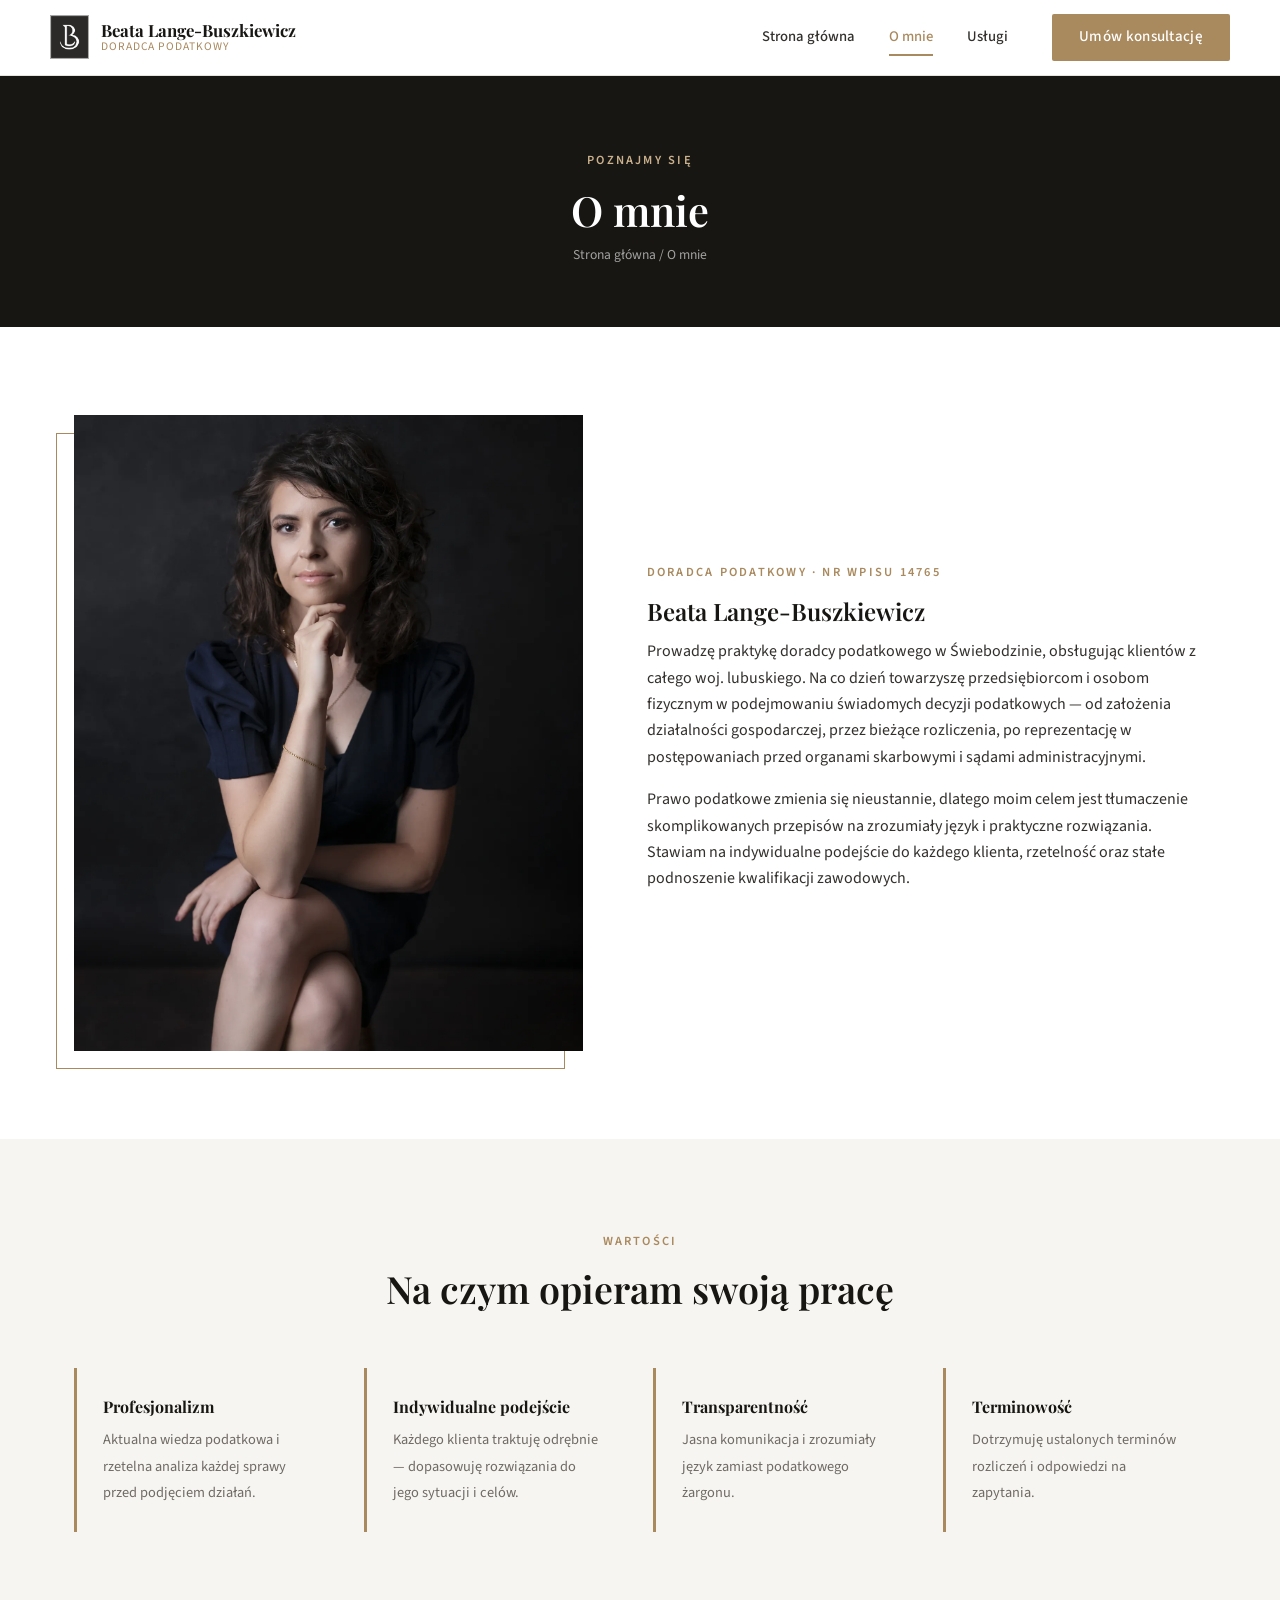
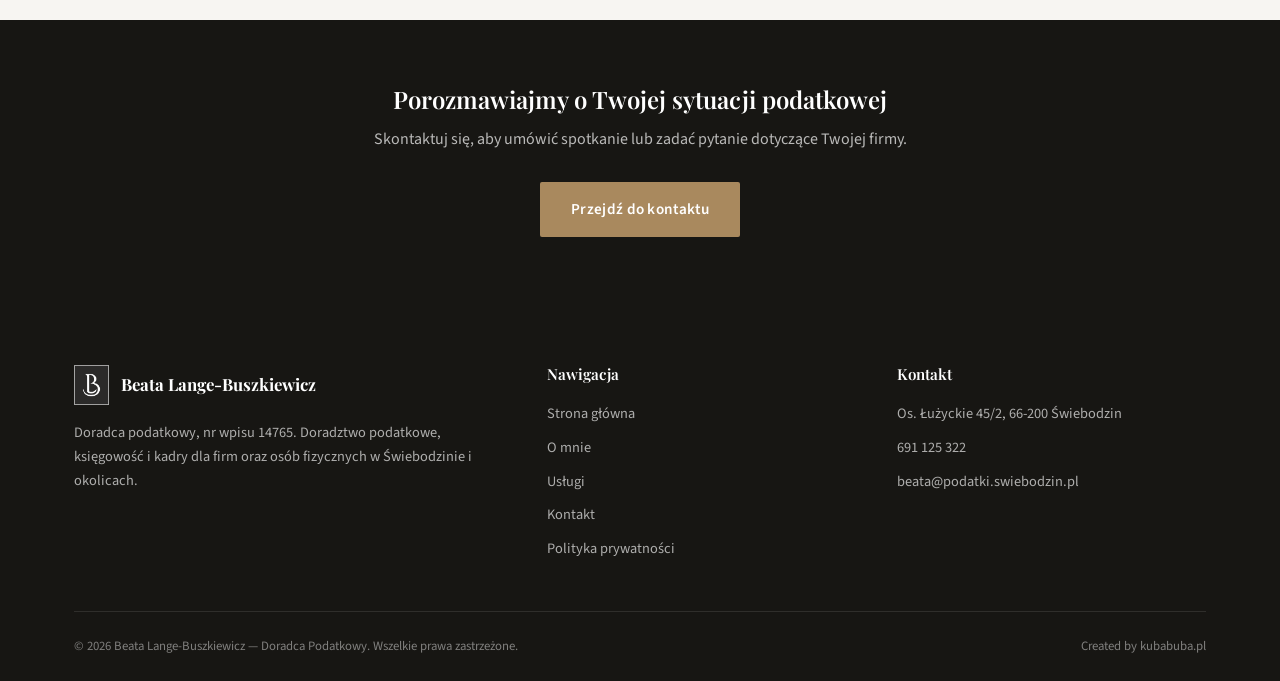
<file: o-mnie.html>
<!doctype html>
<html lang="pl">
<head>
<meta charset="UTF-8" />
<meta name="viewport" content="width=device-width, initial-scale=1.0" />
<title>O mnie | Beata Lange-Buszkiewicz — Doradca Podatkowy</title>
<meta name="description" content="Poznaj Beatę Lange-Buszkiewicz, doradcę podatkowego nr wpisu 14765 działającego w Świebodzinie." />
<link rel="icon" type="image/png" href="assets/img/cropped-logo_beata_png-1.png" />
<link rel="preconnect" href="https://fonts.googleapis.com" />
<link href="https://fonts.googleapis.com/css2?family=Playfair+Display:wght@500;600;700&family=Source+Sans+3:wght@400;500;600;700&display=swap" rel="stylesheet" />
<link rel="stylesheet" href="assets/css/style.css" />
</head>
<body>

<header class="site-header">
  <div class="container nav">
    <a href="index.html" class="brand">
      <img src="assets/img/cropped-logo_beata_png-1.png" alt="Logo Beata Lange-Buszkiewicz" />
      <span class="brand-text">
        <strong>Beata Lange-Buszkiewicz</strong>
        <span>Doradca Podatkowy</span>
      </span>
    </a>
    <nav class="nav-links">
      <a href="index.html">Strona główna</a>
      <a href="o-mnie.html" class="is-active">O mnie</a>
      <a href="uslugi.html">Usługi</a>
      <a href="index.html#kontakt" class="btn btn--primary nav-cta">Umów konsultację</a>
    </nav>
    <button class="nav-toggle" aria-label="Otwórz menu">
      <span></span><span></span><span></span>
    </button>
  </div>
</header>

<section class="page-header">
  <div class="container">
    <span class="eyebrow">Poznajmy się</span>
    <h1>O mnie</h1>
    <div class="breadcrumbs"><a href="index.html">Strona główna</a> / O mnie</div>
  </div>
</section>

<section class="section">
  <div class="container split">
    <div class="split-media">
      <picture>
        <source srcset="assets/img/DSC_6625.webp" type="image/webp" />
        <img src="assets/img/DSC_6625.jpg" alt="Beata Lange-Buszkiewicz, doradca podatkowy" width="1452" height="2048" />
      </picture>
    </div>
    <div>
      <span class="eyebrow">Doradca Podatkowy · Nr wpisu 14765</span>
      <h2>Beata Lange-Buszkiewicz</h2>
      <p>Prowadzę praktykę doradcy podatkowego w Świebodzinie, obsługując klientów z całego woj. lubuskiego. Na co dzień towarzyszę przedsiębiorcom i osobom fizycznym w podejmowaniu świadomych decyzji podatkowych — od założenia działalności gospodarczej, przez bieżące rozliczenia, po reprezentację w postępowaniach przed organami skarbowymi i sądami administracyjnymi.</p>
      <p>Prawo podatkowe zmienia się nieustannie, dlatego moim celem jest tłumaczenie skomplikowanych przepisów na zrozumiały język i praktyczne rozwiązania. Stawiam na indywidualne podejście do każdego klienta, rzetelność oraz stałe podnoszenie kwalifikacji zawodowych.</p>
    </div>
  </div>
</section>

<section class="section section--alt">
  <div class="container">
    <div class="section-header">
      <span class="eyebrow">Wartości</span>
      <h2>Na czym opieram swoją pracę</h2>
    </div>
    <ul class="values">
      <li>
        <strong>Profesjonalizm</strong>
        <span>Aktualna wiedza podatkowa i rzetelna analiza każdej sprawy przed podjęciem działań.</span>
      </li>
      <li>
        <strong>Indywidualne podejście</strong>
        <span>Każdego klienta traktuję odrębnie — dopasowuję rozwiązania do jego sytuacji i celów.</span>
      </li>
      <li>
        <strong>Transparentność</strong>
        <span>Jasna komunikacja i zrozumiały język zamiast podatkowego żargonu.</span>
      </li>
      <li>
        <strong>Terminowość</strong>
        <span>Dotrzymuję ustalonych terminów rozliczeń i odpowiedzi na zapytania.</span>
      </li>
    </ul>
  </div>
</section>

<section class="cta-band">
  <div class="container">
    <h2>Porozmawiajmy o Twojej sytuacji podatkowej</h2>
    <p>Skontaktuj się, aby umówić spotkanie lub zadać pytanie dotyczące Twojej firmy.</p>
    <a href="index.html#kontakt" class="btn btn--primary">Przejdź do kontaktu</a>
  </div>
</section>

<footer class="site-footer">
  <div class="container">
    <div class="footer-grid">
      <div>
        <div class="footer-brand">
          <img src="assets/img/cropped-logo_beata_png-1.png" alt="Logo" />
          <strong>Beata Lange-Buszkiewicz</strong>
        </div>
        <p>Doradca podatkowy, nr wpisu 14765. Doradztwo podatkowe, księgowość i kadry dla firm oraz osób fizycznych w Świebodzinie i okolicach.</p>
      </div>
      <div>
        <h4>Nawigacja</h4>
        <ul>
          <li><a href="index.html">Strona główna</a></li>
          <li><a href="o-mnie.html">O mnie</a></li>
          <li><a href="uslugi.html">Usługi</a></li>
          <li><a href="index.html#kontakt">Kontakt</a></li>
          <li><a href="polityka-prywatnosci.html">Polityka prywatności</a></li>
        </ul>
      </div>
      <div>
        <h4>Kontakt</h4>
        <ul>
          <li>Os. Łużyckie 45/2, 66-200 Świebodzin</li>
          <li><a href="tel:+48691125322">691 125 322</a></li>
          <li><a href="mailto:beata@podatki.swiebodzin.pl">beata@podatki.swiebodzin.pl</a></li>
        </ul>
      </div>
    </div>
    <div class="footer-bottom">
      <span>© 2026 Beata Lange-Buszkiewicz — Doradca Podatkowy. Wszelkie prawa zastrzeżone.</span>
      <div class="footer-credits">
        <a href="https://kubabuba.pl/" target="_blank" rel="noopener">Created by kubabuba.pl</a>
      </div>
    </div>
  </div>
</footer>

<script src="assets/js/main.js"></script>
</body>
</html>
</file>
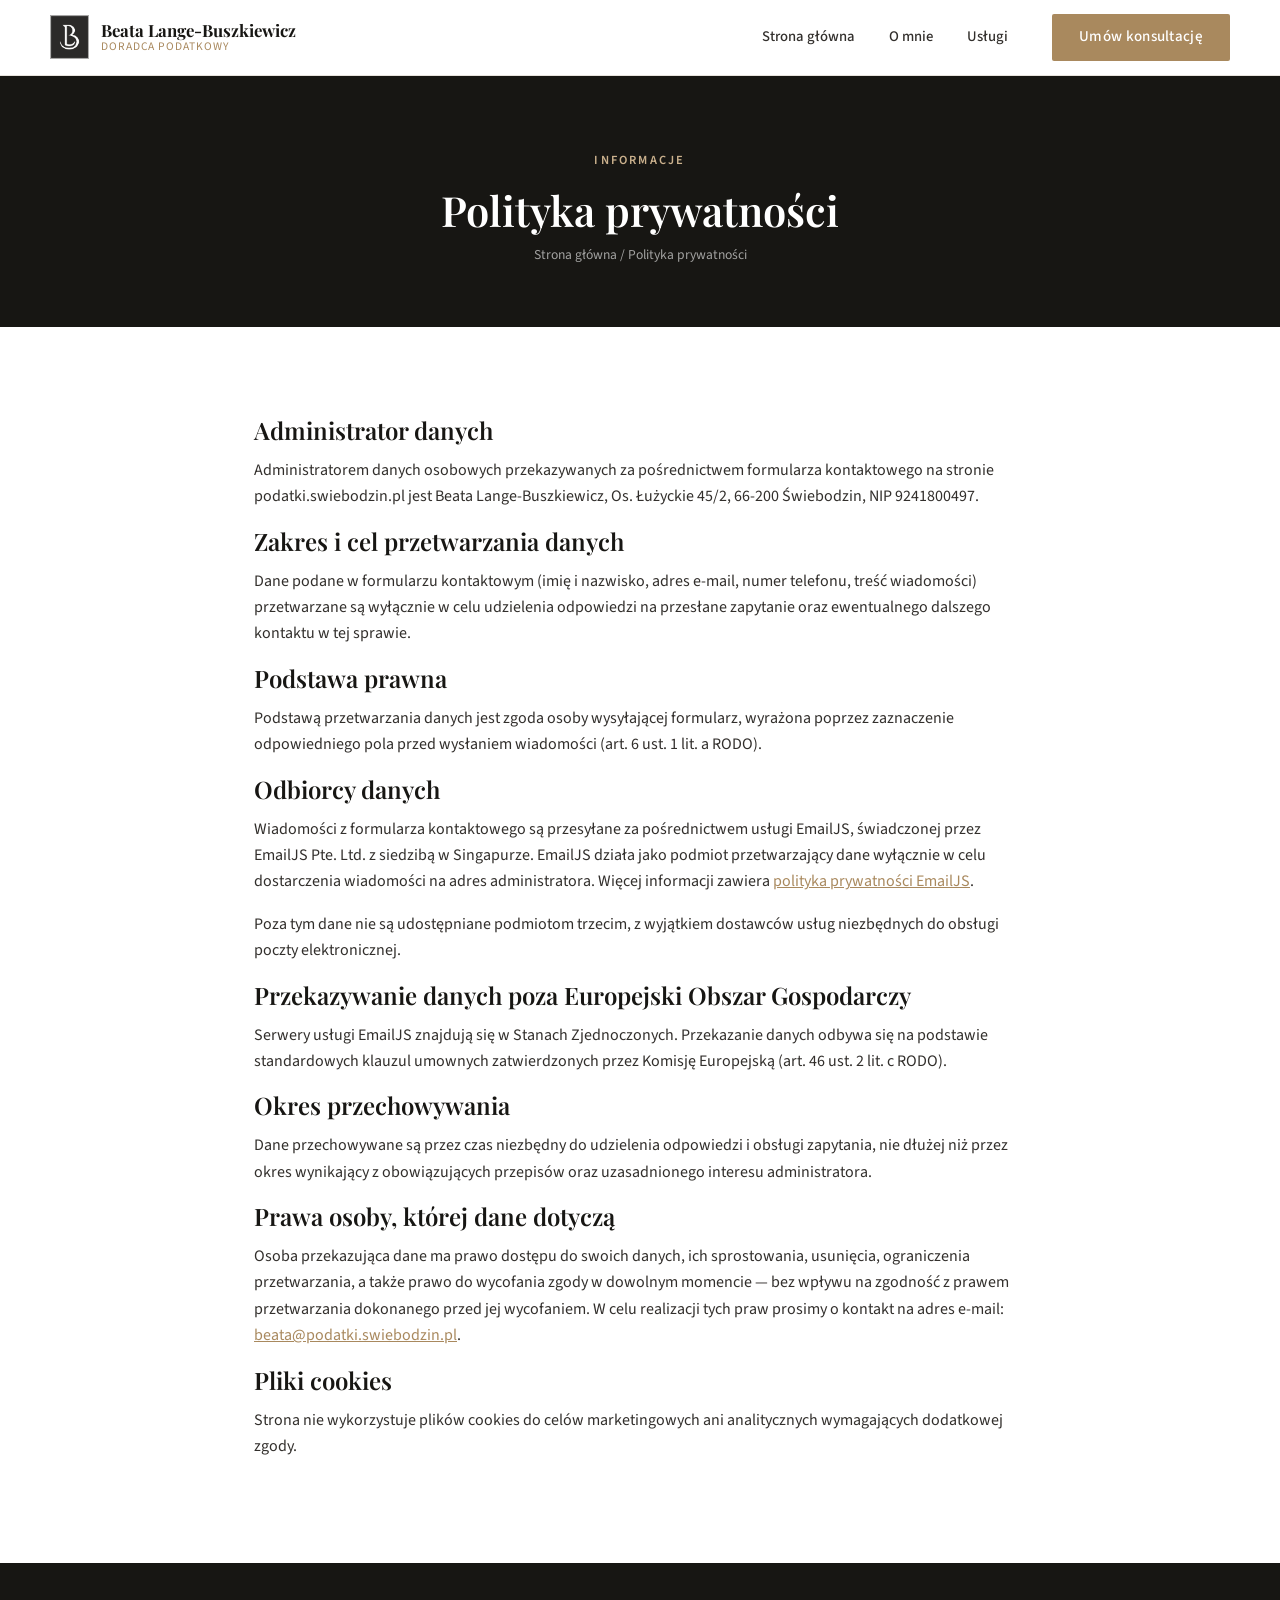
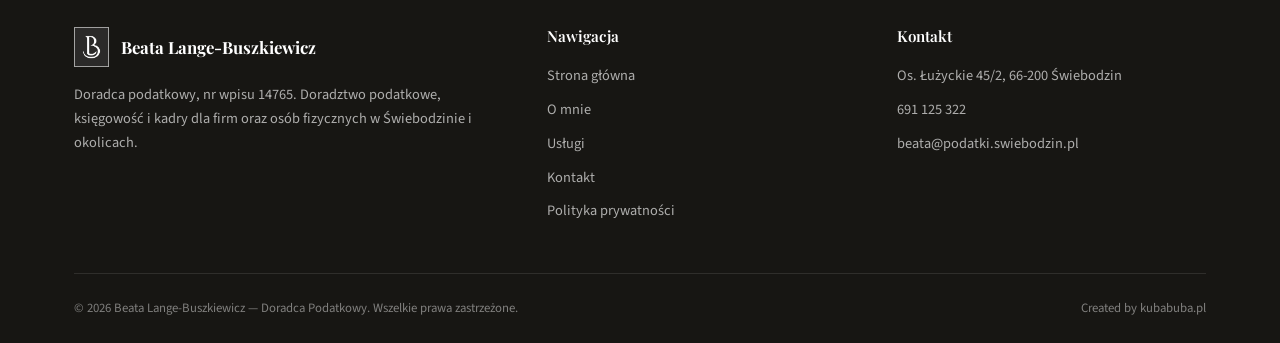
<file: polityka-prywatnosci.html>
<!doctype html>
<html lang="pl">
<head>
<meta charset="UTF-8" />
<meta name="viewport" content="width=device-width, initial-scale=1.0" />
<title>Polityka prywatności | Beata Lange-Buszkiewicz — Doradca Podatkowy</title>
<meta name="description" content="Polityka prywatności strony podatki.swiebodzin.pl — zasady przetwarzania danych osobowych przekazywanych przez formularz kontaktowy." />
<link rel="icon" type="image/png" href="assets/img/cropped-logo_beata_png-1.png" />
<link rel="preconnect" href="https://fonts.googleapis.com" />
<link href="https://fonts.googleapis.com/css2?family=Playfair+Display:wght@500;600;700&family=Source+Sans+3:wght@400;500;600;700&display=swap" rel="stylesheet" />
<link rel="stylesheet" href="assets/css/style.css" />
</head>
<body>

<header class="site-header">
  <div class="container nav">
    <a href="index.html" class="brand">
      <img src="assets/img/cropped-logo_beata_png-1.png" alt="Logo Beata Lange-Buszkiewicz" />
      <span class="brand-text">
        <strong>Beata Lange-Buszkiewicz</strong>
        <span>Doradca Podatkowy</span>
      </span>
    </a>
    <nav class="nav-links">
      <a href="index.html">Strona główna</a>
      <a href="o-mnie.html">O mnie</a>
      <a href="uslugi.html">Usługi</a>
      <a href="index.html#kontakt" class="btn btn--primary nav-cta">Umów konsultację</a>
    </nav>
    <button class="nav-toggle" aria-label="Otwórz menu">
      <span></span><span></span><span></span>
    </button>
  </div>
</header>

<section class="page-header">
  <div class="container">
    <span class="eyebrow">Informacje</span>
    <h1>Polityka prywatności</h1>
    <div class="breadcrumbs"><a href="index.html">Strona główna</a> / Polityka prywatności</div>
  </div>
</section>

<section class="section">
  <div class="container legal" style="max-width: 820px;">
    <h2>Administrator danych</h2>
    <p>Administratorem danych osobowych przekazywanych za pośrednictwem formularza kontaktowego na stronie podatki.swiebodzin.pl jest Beata Lange-Buszkiewicz, Os. Łużyckie 45/2, 66-200 Świebodzin, NIP 9241800497.</p>

    <h2>Zakres i cel przetwarzania danych</h2>
    <p>Dane podane w formularzu kontaktowym (imię i nazwisko, adres e-mail, numer telefonu, treść wiadomości) przetwarzane są wyłącznie w celu udzielenia odpowiedzi na przesłane zapytanie oraz ewentualnego dalszego kontaktu w tej sprawie.</p>

    <h2>Podstawa prawna</h2>
    <p>Podstawą przetwarzania danych jest zgoda osoby wysyłającej formularz, wyrażona poprzez zaznaczenie odpowiedniego pola przed wysłaniem wiadomości (art. 6 ust. 1 lit. a RODO).</p>

    <h2>Odbiorcy danych</h2>
    <p>Wiadomości z formularza kontaktowego są przesyłane za pośrednictwem usługi EmailJS, świadczonej przez EmailJS Pte. Ltd. z siedzibą w Singapurze. EmailJS działa jako podmiot przetwarzający dane wyłącznie w celu dostarczenia wiadomości na adres administratora. Więcej informacji zawiera <a href="https://www.emailjs.com/legal/privacy-policy/" target="_blank" rel="noopener">polityka prywatności EmailJS</a>.</p>
    <p>Poza tym dane nie są udostępniane podmiotom trzecim, z wyjątkiem dostawców usług niezbędnych do obsługi poczty elektronicznej.</p>

    <h2>Przekazywanie danych poza Europejski Obszar Gospodarczy</h2>
    <p>Serwery usługi EmailJS znajdują się w Stanach Zjednoczonych. Przekazanie danych odbywa się na podstawie standardowych klauzul umownych zatwierdzonych przez Komisję Europejską (art. 46 ust. 2 lit. c RODO).</p>

    <h2>Okres przechowywania</h2>
    <p>Dane przechowywane są przez czas niezbędny do udzielenia odpowiedzi i obsługi zapytania, nie dłużej niż przez okres wynikający z obowiązujących przepisów oraz uzasadnionego interesu administratora.</p>

    <h2>Prawa osoby, której dane dotyczą</h2>
    <p>Osoba przekazująca dane ma prawo dostępu do swoich danych, ich sprostowania, usunięcia, ograniczenia przetwarzania, a także prawo do wycofania zgody w dowolnym momencie — bez wpływu na zgodność z prawem przetwarzania dokonanego przed jej wycofaniem. W celu realizacji tych praw prosimy o kontakt na adres e-mail: <a href="mailto:beata@podatki.swiebodzin.pl">beata@podatki.swiebodzin.pl</a>.</p>

    <h2>Pliki cookies</h2>
    <p>Strona nie wykorzystuje plików cookies do celów marketingowych ani analitycznych wymagających dodatkowej zgody.</p>
  </div>
</section>

<footer class="site-footer">
  <div class="container">
    <div class="footer-grid">
      <div>
        <div class="footer-brand">
          <img src="assets/img/cropped-logo_beata_png-1.png" alt="Logo" />
          <strong>Beata Lange-Buszkiewicz</strong>
        </div>
        <p>Doradca podatkowy, nr wpisu 14765. Doradztwo podatkowe, księgowość i kadry dla firm oraz osób fizycznych w Świebodzinie i okolicach.</p>
      </div>
      <div>
        <h4>Nawigacja</h4>
        <ul>
          <li><a href="index.html">Strona główna</a></li>
          <li><a href="o-mnie.html">O mnie</a></li>
          <li><a href="uslugi.html">Usługi</a></li>
          <li><a href="index.html#kontakt">Kontakt</a></li>
          <li><a href="polityka-prywatnosci.html">Polityka prywatności</a></li>
        </ul>
      </div>
      <div>
        <h4>Kontakt</h4>
        <ul>
          <li>Os. Łużyckie 45/2, 66-200 Świebodzin</li>
          <li><a href="tel:+48691125322">691 125 322</a></li>
          <li><a href="mailto:beata@podatki.swiebodzin.pl">beata@podatki.swiebodzin.pl</a></li>
        </ul>
      </div>
    </div>
    <div class="footer-bottom">
      <span>© 2026 Beata Lange-Buszkiewicz — Doradca Podatkowy. Wszelkie prawa zastrzeżone.</span>
      <div class="footer-credits">
        <a href="https://kubabuba.pl/" target="_blank" rel="noopener">Created by kubabuba.pl</a>
      </div>
    </div>
  </div>
</footer>

<script src="assets/js/main.js"></script>
</body>
</html>
</file>
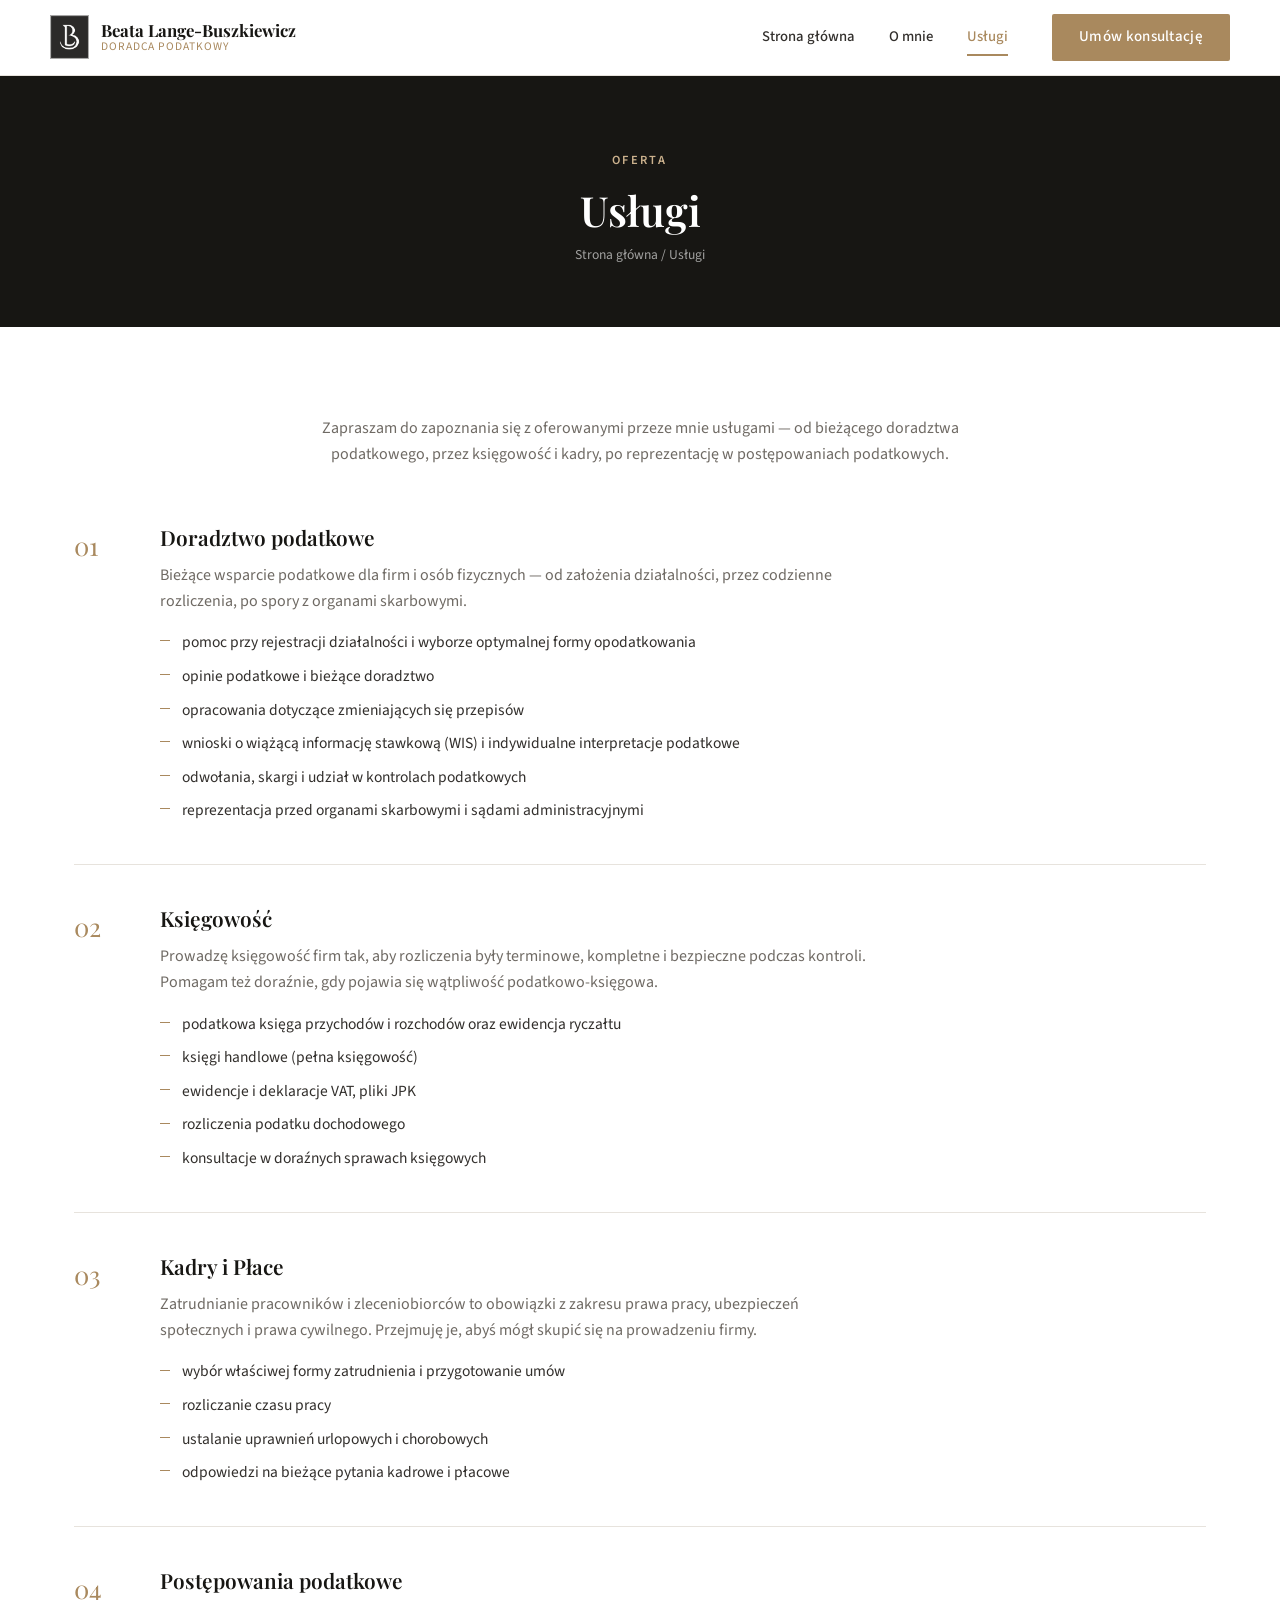
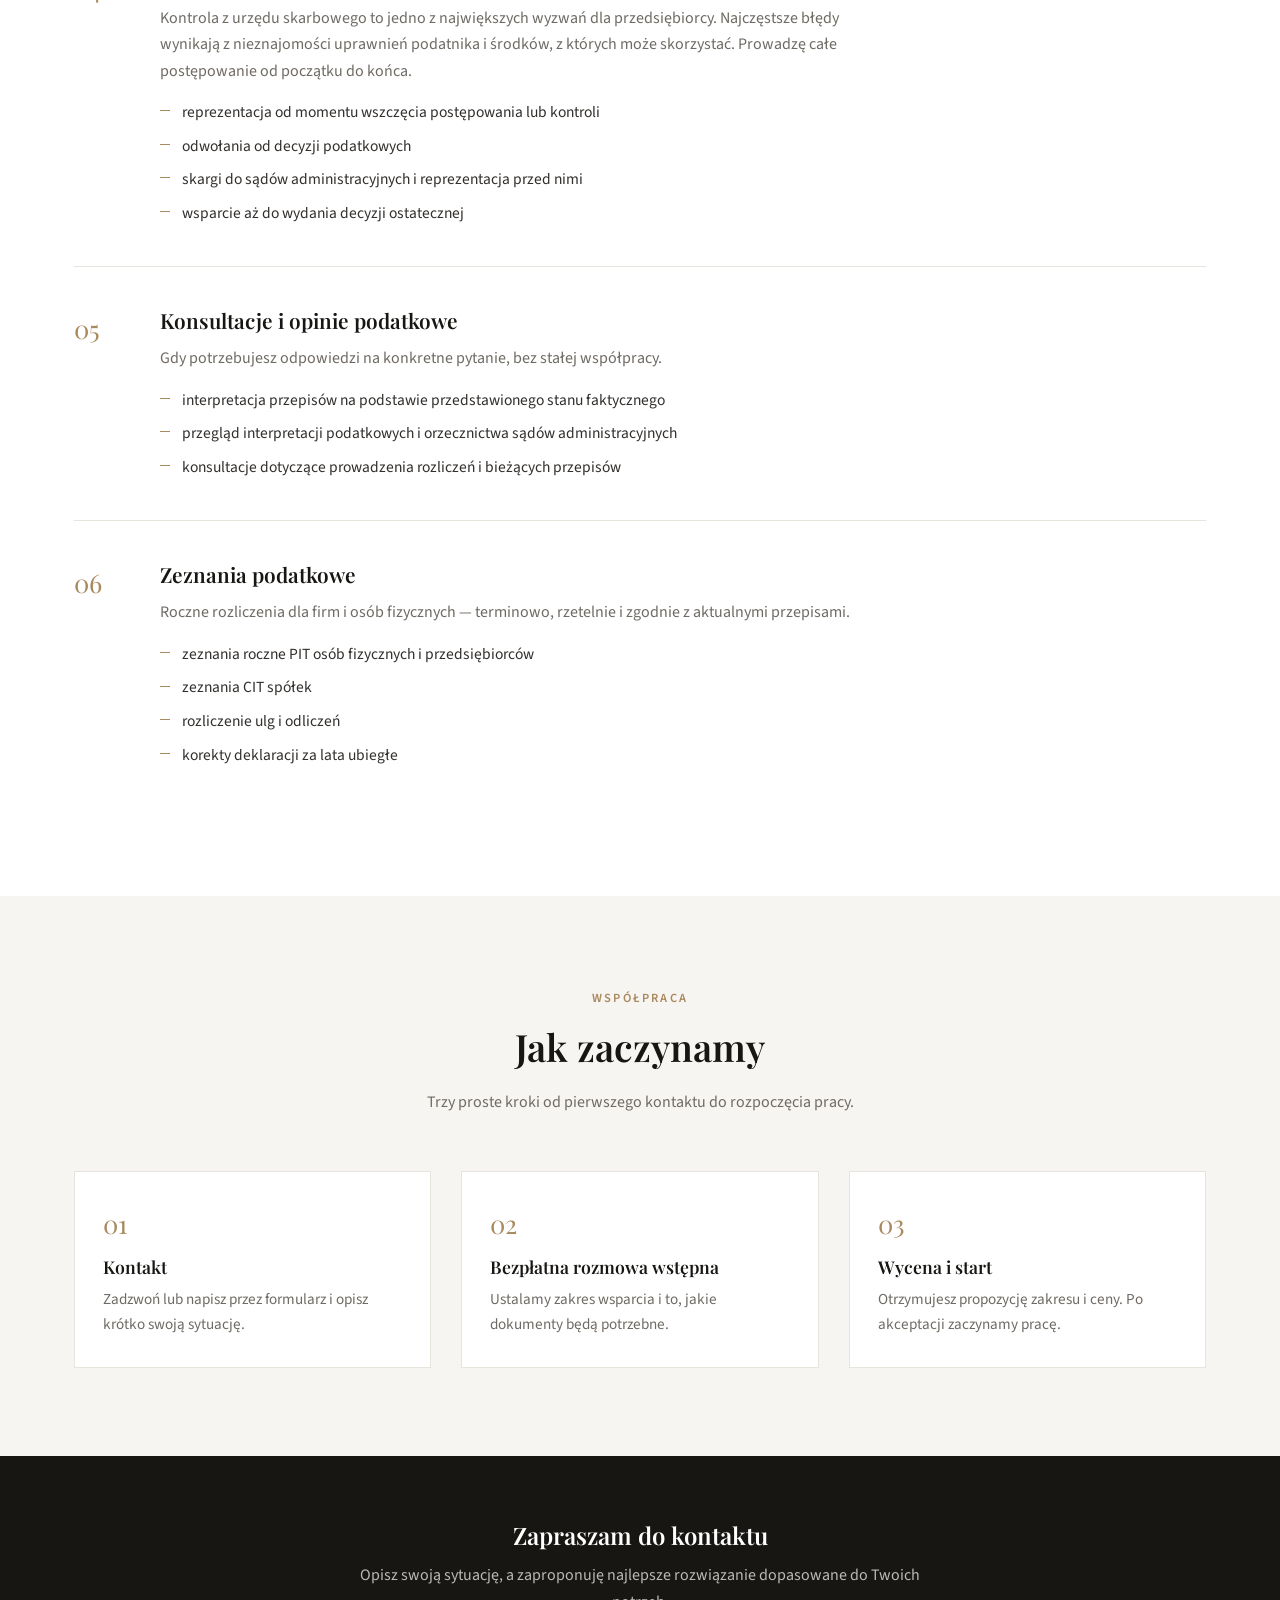
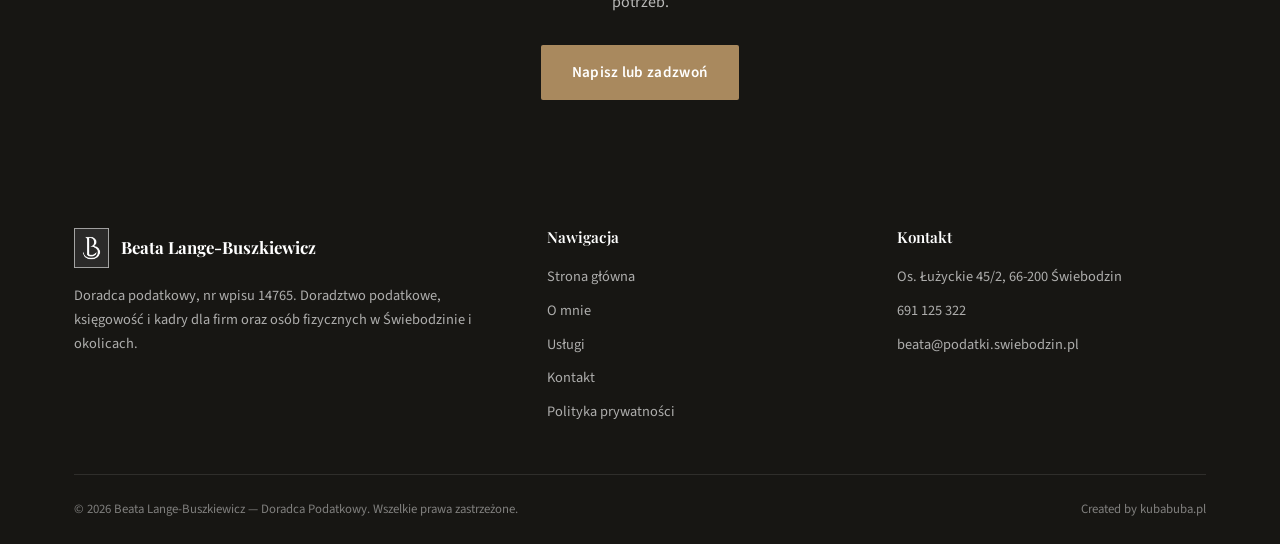
<file: uslugi.html>
<!doctype html>
<html lang="pl">
<head>
<meta charset="UTF-8" />
<meta name="viewport" content="width=device-width, initial-scale=1.0" />
<title>Usługi | Beata Lange-Buszkiewicz — Doradca Podatkowy</title>
<meta name="description" content="Doradztwo podatkowe, księgowość, kadry i płace, postępowania podatkowe, konsultacje i zeznania podatkowe — Świebodzin." />
<link rel="icon" type="image/png" href="assets/img/cropped-logo_beata_png-1.png" />
<link rel="preconnect" href="https://fonts.googleapis.com" />
<link href="https://fonts.googleapis.com/css2?family=Playfair+Display:wght@500;600;700&family=Source+Sans+3:wght@400;500;600;700&display=swap" rel="stylesheet" />
<link rel="stylesheet" href="assets/css/style.css" />
</head>
<body>

<header class="site-header">
  <div class="container nav">
    <a href="index.html" class="brand">
      <img src="assets/img/cropped-logo_beata_png-1.png" alt="Logo Beata Lange-Buszkiewicz" />
      <span class="brand-text">
        <strong>Beata Lange-Buszkiewicz</strong>
        <span>Doradca Podatkowy</span>
      </span>
    </a>
    <nav class="nav-links">
      <a href="index.html">Strona główna</a>
      <a href="o-mnie.html">O mnie</a>
      <a href="uslugi.html" class="is-active">Usługi</a>
      <a href="index.html#kontakt" class="btn btn--primary nav-cta">Umów konsultację</a>
    </nav>
    <button class="nav-toggle" aria-label="Otwórz menu">
      <span></span><span></span><span></span>
    </button>
  </div>
</header>

<section class="page-header">
  <div class="container">
    <span class="eyebrow">Oferta</span>
    <h1>Usługi</h1>
    <div class="breadcrumbs"><a href="index.html">Strona główna</a> / Usługi</div>
  </div>
</section>

<section class="section">
  <div class="container">
    <div class="section-header" style="margin-bottom: 0;">
      <p>Zapraszam do zapoznania się z oferowanymi przeze mnie usługami — od bieżącego doradztwa podatkowego, przez księgowość i kadry, po reprezentację w postępowaniach podatkowych.</p>
    </div>

    <div class="service-block" id="doradztwo">
      <div class="service-number">01</div>
      <div>
        <h3>Doradztwo podatkowe</h3>
        <p>Bieżące wsparcie podatkowe dla firm i osób fizycznych — od założenia działalności, przez codzienne rozliczenia, po spory z organami skarbowymi.</p>
        <ul class="service-list">
          <li>pomoc przy rejestracji działalności i wyborze optymalnej formy opodatkowania</li>
          <li>opinie podatkowe i bieżące doradztwo</li>
          <li>opracowania dotyczące zmieniających się przepisów</li>
          <li>wnioski o wiążącą informację stawkową (WIS) i indywidualne interpretacje podatkowe</li>
          <li>odwołania, skargi i udział w kontrolach podatkowych</li>
          <li>reprezentacja przed organami skarbowymi i sądami administracyjnymi</li>
        </ul>
      </div>
    </div>

    <div class="service-block" id="ksiegowosc">
      <div class="service-number">02</div>
      <div>
        <h3>Księgowość</h3>
        <p>Prowadzę księgowość firm tak, aby rozliczenia były terminowe, kompletne i bezpieczne podczas kontroli. Pomagam też doraźnie, gdy pojawia się wątpliwość podatkowo-księgowa.</p>
        <ul class="service-list">
          <li>podatkowa księga przychodów i rozchodów oraz ewidencja ryczałtu</li>
          <li>księgi handlowe (pełna księgowość)</li>
          <li>ewidencje i deklaracje VAT, pliki JPK</li>
          <li>rozliczenia podatku dochodowego</li>
          <li>konsultacje w doraźnych sprawach księgowych</li>
        </ul>
      </div>
    </div>

    <div class="service-block" id="kadry">
      <div class="service-number">03</div>
      <div>
        <h3>Kadry i Płace</h3>
        <p>Zatrudnianie pracowników i zleceniobiorców to obowiązki z zakresu prawa pracy, ubezpieczeń społecznych i prawa cywilnego. Przejmuję je, abyś mógł skupić się na prowadzeniu firmy.</p>
        <ul class="service-list">
          <li>wybór właściwej formy zatrudnienia i przygotowanie umów</li>
          <li>rozliczanie czasu pracy</li>
          <li>ustalanie uprawnień urlopowych i chorobowych</li>
          <li>odpowiedzi na bieżące pytania kadrowe i płacowe</li>
        </ul>
      </div>
    </div>

    <div class="service-block" id="postepowania">
      <div class="service-number">04</div>
      <div>
        <h3>Postępowania podatkowe</h3>
        <p>Kontrola z urzędu skarbowego to jedno z największych wyzwań dla przedsiębiorcy. Najczęstsze błędy wynikają z nieznajomości uprawnień podatnika i środków, z których może skorzystać. Prowadzę całe postępowanie od początku do końca.</p>
        <ul class="service-list">
          <li>reprezentacja od momentu wszczęcia postępowania lub kontroli</li>
          <li>odwołania od decyzji podatkowych</li>
          <li>skargi do sądów administracyjnych i reprezentacja przed nimi</li>
          <li>wsparcie aż do wydania decyzji ostatecznej</li>
        </ul>
      </div>
    </div>

    <div class="service-block" id="konsultacje">
      <div class="service-number">05</div>
      <div>
        <h3>Konsultacje i opinie podatkowe</h3>
        <p>Gdy potrzebujesz odpowiedzi na konkretne pytanie, bez stałej współpracy.</p>
        <ul class="service-list">
          <li>interpretacja przepisów na podstawie przedstawionego stanu faktycznego</li>
          <li>przegląd interpretacji podatkowych i orzecznictwa sądów administracyjnych</li>
          <li>konsultacje dotyczące prowadzenia rozliczeń i bieżących przepisów</li>
        </ul>
      </div>
    </div>

    <div class="service-block" id="zeznania">
      <div class="service-number">06</div>
      <div>
        <h3>Zeznania podatkowe</h3>
        <p>Roczne rozliczenia dla firm i osób fizycznych — terminowo, rzetelnie i zgodnie z aktualnymi przepisami.</p>
        <ul class="service-list">
          <li>zeznania roczne PIT osób fizycznych i przedsiębiorców</li>
          <li>zeznania CIT spółek</li>
          <li>rozliczenie ulg i odliczeń</li>
          <li>korekty deklaracji za lata ubiegłe</li>
        </ul>
      </div>
    </div>
  </div>
</section>

<section class="section section--alt">
  <div class="container">
    <div class="section-header">
      <span class="eyebrow">Współpraca</span>
      <h2>Jak zaczynamy</h2>
      <p>Trzy proste kroki od pierwszego kontaktu do rozpoczęcia pracy.</p>
    </div>
    <div class="steps">
      <div class="step">
        <div class="step-number">01</div>
        <h3>Kontakt</h3>
        <p>Zadzwoń lub napisz przez formularz i opisz krótko swoją sytuację.</p>
      </div>
      <div class="step">
        <div class="step-number">02</div>
        <h3>Bezpłatna rozmowa wstępna</h3>
        <p>Ustalamy zakres wsparcia i to, jakie dokumenty będą potrzebne.</p>
      </div>
      <div class="step">
        <div class="step-number">03</div>
        <h3>Wycena i start</h3>
        <p>Otrzymujesz propozycję zakresu i ceny. Po akceptacji zaczynamy pracę.</p>
      </div>
    </div>
  </div>
</section>

<section class="cta-band">
  <div class="container">
    <h2>Zapraszam do kontaktu</h2>
    <p>Opisz swoją sytuację, a zaproponuję najlepsze rozwiązanie dopasowane do Twoich potrzeb.</p>
    <a href="index.html#kontakt" class="btn btn--primary">Napisz lub zadzwoń</a>
  </div>
</section>

<footer class="site-footer">
  <div class="container">
    <div class="footer-grid">
      <div>
        <div class="footer-brand">
          <img src="assets/img/cropped-logo_beata_png-1.png" alt="Logo" />
          <strong>Beata Lange-Buszkiewicz</strong>
        </div>
        <p>Doradca podatkowy, nr wpisu 14765. Doradztwo podatkowe, księgowość i kadry dla firm oraz osób fizycznych w Świebodzinie i okolicach.</p>
      </div>
      <div>
        <h4>Nawigacja</h4>
        <ul>
          <li><a href="index.html">Strona główna</a></li>
          <li><a href="o-mnie.html">O mnie</a></li>
          <li><a href="uslugi.html">Usługi</a></li>
          <li><a href="index.html#kontakt">Kontakt</a></li>
          <li><a href="polityka-prywatnosci.html">Polityka prywatności</a></li>
        </ul>
      </div>
      <div>
        <h4>Kontakt</h4>
        <ul>
          <li>Os. Łużyckie 45/2, 66-200 Świebodzin</li>
          <li><a href="tel:+48691125322">691 125 322</a></li>
          <li><a href="mailto:beata@podatki.swiebodzin.pl">beata@podatki.swiebodzin.pl</a></li>
        </ul>
      </div>
    </div>
    <div class="footer-bottom">
      <span>© 2026 Beata Lange-Buszkiewicz — Doradca Podatkowy. Wszelkie prawa zastrzeżone.</span>
      <div class="footer-credits">
        <a href="https://kubabuba.pl/" target="_blank" rel="noopener">Created by kubabuba.pl</a>
      </div>
    </div>
  </div>
</footer>

<script src="assets/js/main.js"></script>
</body>
</html>
</file>
<file: assets/css/style.css>
/* ==========================================================================
   Beata Lange-Buszkiewicz — Doradca Podatkowy
   Główny arkusz stylów
   ========================================================================== */

:root {
  --color-dark: #242220;
  --color-dark-2: #171613;
  --color-accent: #a9895e;
  --color-accent-light: #cbb18d;
  --color-bg: #ffffff;
  --color-bg-alt: #f7f5f2;
  --color-text: #322f2c;
  --color-muted: #6f6a64;
  --color-border: #e7e3dd;

  --font-heading: "Playfair Display", "Georgia", serif;
  --font-body: "Source Sans 3", "Segoe UI", sans-serif;

  --max-width: 1180px;
  --transition: 0.25s ease;
}

* {
  box-sizing: border-box;
}

html {
  scroll-behavior: smooth;
}

body {
  margin: 0;
  font-family: var(--font-body);
  color: var(--color-text);
  background: var(--color-bg);
  line-height: 1.65;
  -webkit-font-smoothing: antialiased;
}

img {
  max-width: 100%;
  display: block;
}

a {
  color: inherit;
  text-decoration: none;
}

ul {
  margin: 0;
  padding: 0;
  list-style: none;
}

.container {
  max-width: var(--max-width);
  margin: 0 auto;
  padding: 0 24px;
}

h1, h2, h3, h4 {
  font-family: var(--font-heading);
  font-weight: 600;
  line-height: 1.25;
  margin: 0 0 0.5em;
  color: var(--color-dark-2);
}

p {
  margin: 0 0 1em;
}

.section {
  padding: 88px 0;
  scroll-margin-top: 90px;
}

.section--alt {
  background: var(--color-bg-alt);
}

.section-header {
  text-align: center;
  max-width: 680px;
  margin: 0 auto 56px;
}

.eyebrow {
  display: inline-block;
  font-size: 0.78rem;
  font-weight: 600;
  letter-spacing: 0.18em;
  text-transform: uppercase;
  color: var(--color-accent);
  margin-bottom: 14px;
}

.section-header h2 {
  font-size: clamp(1.7rem, 3vw, 2.35rem);
}

.section-header p {
  color: var(--color-muted);
}

/* ---------- Buttons ---------- */
.btn {
  display: inline-flex;
  align-items: center;
  gap: 10px;
  padding: 14px 30px;
  border-radius: 2px;
  font-weight: 600;
  font-size: 0.95rem;
  letter-spacing: 0.02em;
  transition: all var(--transition);
  border: 1px solid transparent;
  cursor: pointer;
}

.btn--primary {
  background: var(--color-accent);
  color: #fff;
  
}

.btn--primary:hover {
  background: var(--color-dark-2);
}

.btn--outline {
  border-color: rgba(255, 255, 255, 0.55);
  color: #fff;
}

.btn--outline:hover {
  background: rgba(255, 255, 255, 0.12);
}

.btn--dark {
  background: var(--color-dark-2);
  color: #fff;
}

.btn--dark:hover {
  background: var(--color-accent);
}

/* ---------- Header / Nav ---------- */
.site-header {
  position: sticky;
  top: 0;
  z-index: 100;
  background: rgba(255, 255, 255, 0.96);
  border-bottom: 1px solid var(--color-border);
  backdrop-filter: blur(6px);
}

.nav {
  display: flex;
  align-items: center;
  justify-content: space-between;
  gap: 20px;
  padding: 14px 0;
}

.brand {
  display: flex;
  align-items: center;
  gap: 12px;
}

.brand img {
  height: 44px;
  width: auto;
}

.brand-text {
  display: flex;
  flex-direction: column;
  line-height: 1.15;
}

.brand-text strong {
  font-family: var(--font-heading);
  font-size: 1.05rem;
  color: var(--color-dark-2);
}

.brand-text span {
  font-size: 0.72rem;
  letter-spacing: 0.08em;
  text-transform: uppercase;
  color: var(--color-accent);
}

.nav-links {
  display: flex;
  align-items: center;
  gap: 34px;
  margin-left: auto;
}

.nav-links a {
  font-size: 0.92rem;
  font-weight: 500;
  color: var(--color-text);
  position: relative;
  padding: 6px 0;
  transition: color var(--transition);
}

.nav-links a::after {
  content: "";
  position: absolute;
  left: 0;
  bottom: 0;
  height: 2px;
  width: 0;
  background: var(--color-accent);
  transition: width var(--transition);
}

.nav-links a:hover,
.nav-links a.is-active {
  color: var(--color-accent);
}

.nav-links a:hover::after,
.nav-links a.is-active::after {
  width: 100%;
}

.nav-links a.nav-cta {
  margin-left: 10px;
  padding: 10px 26px;
  font-size: 0.94rem;
  border-radius: 2px;
  color: #fff !important;
}

.nav-cta::after {
  display: none;
}

.nav-toggle {
  display: none;
  flex-direction: column;
  gap: 5px;
  background: none;
  border: none;
  cursor: pointer;
  padding: 6px;
}

.nav-toggle span {
  width: 24px;
  height: 2px;
  background: var(--color-dark-2);
  transition: all var(--transition);
}

.nav-toggle.is-active span:nth-child(1) {
  transform: translateY(7px) rotate(45deg);
}

.nav-toggle.is-active span:nth-child(2) {
  opacity: 0;
}

.nav-toggle.is-active span:nth-child(3) {
  transform: translateY(-7px) rotate(-45deg);
}

/* ---------- Hero ---------- */
.hero {
  position: relative;
  isolation: isolate;
  overflow: hidden;
  min-height: 88vh;
  display: flex;
  align-items: center;
  background-color: var(--color-dark-2);
  color: #fff;
  /* Horizontal centre of the portrait, measured from the left edge of the content column.
     Tied to the content (not the screen edge), so on wide screens the photo stays next to the text. */
  --hero-photo-center: 940px;
}

/* Portrait photo */
.hero::before {
  content: "";
  position: absolute;
  z-index: -2;
  top: -3%;
  height: 115%;
  aspect-ratio: 1452 / 2048;
  left: min(calc(max(0px, (100% - var(--max-width)) / 2) + var(--hero-photo-center)), calc(100% - 260px));
  transform: translateX(-50%);
  background-image: url("../img/DSC_6625.jpg");
  background-image: image-set(url("../img/DSC_6625.webp") type("image/webp"), url("../img/DSC_6625.jpg") type("image/jpeg"));
  background-size: cover;
  background-position: center top;
  background-repeat: no-repeat;
  /* Soft left and right edges, so the photo melts into the dark background */
  -webkit-mask-image: linear-gradient(90deg, transparent 0%, #000 30%, #000 78%, transparent 100%);
  mask-image: linear-gradient(90deg, transparent 0%, #000 30%, #000 78%, transparent 100%);
}

/* Darkening behind the text */
.hero::after {
  content: "";
  position: absolute;
  z-index: -1;
  inset: 0;
  background: linear-gradient(90deg, rgba(23, 22, 19, 0.96) 0%, rgba(23, 22, 19, 0.85) 38%, rgba(23, 22, 19, 0.1) 62%, rgba(23, 22, 19, 0.2) 100%);
}

.hero-inner {
  max-width: 640px;
  margin: 0 0 0 max(0px, calc((100% - var(--max-width)) / 2));
  padding: 100px 24px;
}

.hero .eyebrow {
  color: var(--color-accent-light);
}

.hero h1 {
  color: #fff;
  font-size: clamp(2.1rem, 5vw, 3.4rem);
  margin-bottom: 20px;
}

.hero p.lead {
  color: rgba(255, 255, 255, 0.85);
  font-size: 1.1rem;
  max-width: 520px;
}

.hero-actions {
  display: flex;
  gap: 16px;
  margin-top: 34px;
  flex-wrap: wrap;
}

/* ---------- KIDP credential section ---------- */
.kidp-section {
  background: #fff;
  border-bottom: 1px solid var(--color-border);
  padding: 24px 0;
}

.kidp-inner {
  display: flex;
  align-items: center;
  justify-content: center;
  gap: 40px;
}

.kidp-section img {
  width: clamp(160px, 18vw, 240px);
  height: auto;
  flex: none;
}

.kidp-caption {
  margin: 0;
  padding-left: 40px;
  border-left: 1px solid var(--color-border);
  font-family: var(--font-heading);
  font-size: 1.2rem;
  line-height: 1.4;
  color: var(--color-dark-2);
}

.kidp-caption span {
  display: block;
  margin-top: 6px;
  font-family: var(--font-body);
  font-size: 0.78rem;
  font-weight: 600;
  letter-spacing: 0.14em;
  text-transform: uppercase;
  color: var(--color-accent);
}

/* ---------- Page header (subpages) ---------- */
.page-header {
  background: var(--color-dark-2);
  color: #fff;
  padding: 70px 0 60px;
  text-align: center;
}

.page-header .eyebrow {
  color: var(--color-accent-light);
}

.page-header h1 {
  color: #fff;
  font-size: clamp(1.9rem, 4vw, 2.6rem);
  margin-bottom: 8px;
}

.breadcrumbs {
  font-size: 0.85rem;
  color: rgba(255, 255, 255, 0.6);
}

.breadcrumbs a:hover {
  color: var(--color-accent-light);
}

/* ---------- Cards / grids ---------- */
.grid {
  display: grid;
  gap: 30px;
}

.grid--3 {
  grid-template-columns: repeat(3, 1fr);
}

.grid--2 {
  grid-template-columns: repeat(2, 1fr);
}

.card {
  background: #fff;
  border: 1px solid var(--color-border);
  padding: 34px 30px;
  transition: transform var(--transition), box-shadow var(--transition);
}

.card:hover {
  transform: translateY(-4px);
  box-shadow: 0 18px 40px rgba(23, 22, 19, 0.08);
}

.card .icon {
  width: 46px;
  height: 46px;
  border-radius: 50%;
  background: var(--color-bg-alt);
  color: var(--color-accent);
  display: flex;
  align-items: center;
  justify-content: center;
  margin-bottom: 20px;
  font-size: 1.3rem;
  font-family: var(--font-heading);
}

.card h3 {
  font-size: 1.15rem;
}

.card p {
  color: var(--color-muted);
  font-size: 0.95rem;
  margin-bottom: 0;
}

.card-link {
  display: inline-block;
  margin-top: 16px;
  font-size: 0.85rem;
  font-weight: 600;
  color: var(--color-accent);
}

/* ---------- About / split sections ---------- */
.split {
  display: grid;
  grid-template-columns: 1fr 1.1fr;
  gap: 64px;
  align-items: center;
}

.split-media img {
  width: 100%;
  height: 100%;
  object-fit: cover;
  aspect-ratio: 4 / 5;
  filter: grayscale(8%);
}

.split-media {
  position: relative;
}

.split-media::before {
  content: "";
  position: absolute;
  top: 18px;
  left: -18px;
  right: 18px;
  bottom: -18px;
  border: 1px solid var(--color-accent);
  z-index: -1;
}

/* ---------- Services detail (uslugi page) ---------- */
.service-block {
  display: grid;
  grid-template-columns: 60px minmax(0, 720px);
  gap: 26px;
  padding: 40px 0;
  border-bottom: 1px solid var(--color-border);
  scroll-margin-top: 90px;
}

.service-block:last-child {
  border-bottom: none;
}

.service-number {
  font-family: var(--font-heading);
  font-size: 1.6rem;
  color: var(--color-accent);
}

.service-block h3 {
  font-size: 1.3rem;
  margin-bottom: 12px;
}

.service-block p {
  color: var(--color-muted);
}

.service-list {
  margin-top: 4px;
  display: grid;
  gap: 8px;
}

.service-list li {
  position: relative;
  padding-left: 22px;
  color: var(--color-text);
  font-size: 0.97rem;
}

.service-list li::before {
  content: "";
  position: absolute;
  left: 0;
  top: 0.65em;
  width: 10px;
  height: 1px;
  background: var(--color-accent);
}

/* ---------- Steps (uslugi page) ---------- */
.steps {
  display: grid;
  grid-template-columns: repeat(3, 1fr);
  gap: 30px;
}

.step {
  background: #fff;
  border: 1px solid var(--color-border);
  padding: 30px 28px;
}

.step-number {
  font-family: var(--font-heading);
  font-size: 1.6rem;
  color: var(--color-accent);
  margin-bottom: 12px;
}

.step h3 {
  font-size: 1.1rem;
}

.step p {
  color: var(--color-muted);
  font-size: 0.95rem;
  margin: 0;
}

/* ---------- Values list ---------- */
.values {
  display: grid;
  grid-template-columns: repeat(4, 1fr);
  gap: 26px;
  margin-top: 40px;
}

.values li {
  padding: 26px;
  background: var(--color-bg-alt);
  border-left: 3px solid var(--color-accent);
}

.values li strong {
  display: block;
  font-family: var(--font-heading);
  margin-bottom: 6px;
  color: var(--color-dark-2);
}

.values li span {
  font-size: 0.9rem;
  color: var(--color-muted);
}

/* ---------- CTA band ---------- */
.cta-band {
  background: var(--color-dark-2);
  color: #fff;
  padding: 64px 0;
  text-align: center;
}

.cta-band h2 {
  color: #fff;
}

.cta-band p {
  color: rgba(255, 255, 255, 0.7);
  max-width: 560px;
  margin: 0 auto 30px;
}

/* ---------- Contact page ---------- */
.contact-grid {
  display: grid;
  grid-template-columns: 1fr 1.2fr;
  gap: 56px;
}

.contact-info-list li {
  display: flex;
  gap: 16px;
  padding: 20px 0;
  border-bottom: 1px solid var(--color-border);
}

.contact-info-list .icon {
  width: 40px;
  height: 40px;
  flex: none;
  border-radius: 50%;
  background: var(--color-bg-alt);
  color: var(--color-accent);
  display: flex;
  align-items: center;
  justify-content: center;
}

.contact-info-list strong {
  display: block;
  font-size: 0.85rem;
  text-transform: uppercase;
  letter-spacing: 0.05em;
  color: var(--color-muted);
  margin-bottom: 3px;
}

.contact-info-list a:hover {
  color: var(--color-accent);
}

.icon-fb {
  width: 20px;
  height: 20px;
  border-radius: 50%;
}

.form {
  background: var(--color-bg-alt);
  padding: 40px;
  border: 1px solid var(--color-border);
}

.form-row {
  display: grid;
  grid-template-columns: 1fr 1fr;
  gap: 18px;
}

.form label {
  display: block;
  font-size: 0.82rem;
  font-weight: 600;
  margin-bottom: 8px;
  color: var(--color-dark-2);
}

.form input,
.form textarea {
  width: 100%;
  padding: 13px 14px;
  border: 1px solid var(--color-border);
  background: #fff;
  font-family: var(--font-body);
  font-size: 0.95rem;
  margin-bottom: 18px;
  resize: vertical;
}

.form input:focus,
.form textarea:focus {
  outline: none;
  border-color: var(--color-accent);
}

.legal a {
  color: var(--color-accent);
  text-decoration: underline;
}

.form .btn:disabled {
  opacity: 0.7;
  cursor: wait;
}

.hp-field {
  position: absolute;
  left: -9999px;
  width: 1px;
  height: 1px;
  overflow: hidden;
}

.form-status {
  margin: 18px 0 0;
  padding: 12px 14px;
  font-size: 0.9rem;
  border-left: 3px solid;
}

.form-status--success {
  background: #eef5ee;
  border-color: #4a7c59;
  color: #2f5a3b;
}

.form-status--error {
  background: #f8eeec;
  border-color: #a6493a;
  color: #7a2f23;
}

.form {
  position: relative;
}

.form-note {
  font-size: 0.8rem;
  color: var(--color-muted);
  margin-top: 4px;
}

.checkbox-row {
  display: flex;
  align-items: flex-start;
  gap: 10px;
  margin-bottom: 22px;
  cursor: pointer;
}

.checkbox-row input {
  width: auto;
  margin: 3px 0 0;
  flex: none;
  accent-color: var(--color-accent);
}

.checkbox-row span {
  font-size: 0.82rem;
  color: var(--color-muted);
  line-height: 1.5;
}

.checkbox-row a {
  color: var(--color-accent);
  text-decoration: underline;
}

.map-wrap {
  margin-top: 50px;
  border: 1px solid var(--color-border);
  line-height: 0;
}

.map-wrap iframe {
  width: 100%;
  height: 380px;
  border: 0;
  filter: grayscale(35%) contrast(1.05);
}

/* ---------- Footer ---------- */
.site-footer {
  background: var(--color-dark-2);
  color: rgba(255, 255, 255, 0.75);
  padding: 64px 0 24px;
}

.footer-grid {
  display: grid;
  grid-template-columns: 1.4fr 1fr 1fr;
  gap: 40px;
  padding-bottom: 40px;
  border-bottom: 1px solid rgba(255, 255, 255, 0.1);
}

.footer-brand {
  display: flex;
  align-items: center;
  gap: 12px;
  margin-bottom: 16px;
}

.footer-brand img {
  height: 40px;
}

.footer-brand strong {
  font-family: var(--font-heading);
  color: #fff;
  font-size: 1.05rem;
}

.footer-kidp {
  height: 6rem;
  width: auto;
  margin-top: 10px;
  margin-left: 0px;
  opacity: 0.9;
}

.site-footer h4 {
  color: #fff;
  font-size: 0.95rem;
  margin-bottom: 18px;
}

.site-footer p,
.site-footer li,
.site-footer a {
  font-size: 0.9rem;
  color: rgba(255, 255, 255, 0.65);
}

.site-footer ul li {
  margin-bottom: 10px;
}

.site-footer a:hover {
  color: var(--color-accent-light);
}

.footer-bottom {
  display: flex;
  justify-content: space-between;
  align-items: center;
  flex-wrap: wrap;
  gap: 12px;
  padding-top: 24px;
  font-size: 0.8rem;
  color: rgba(255, 255, 255, 0.45);
}

.footer-bottom img {
  height: 34px;
  opacity: 0.85;
}

.footer-credits {
  display: flex;
  align-items: center;
  gap: 14px;
}

.footer-credits a {
  font-size: 0.8rem;
  color: rgba(255, 255, 255, 0.45);
}

.footer-credits a:hover {
  color: var(--color-accent-light);
}

/* ---------- Responsive ---------- */
@media (max-width: 900px) {
  .split,
  .contact-grid {
    grid-template-columns: 1fr;
  }

  .split-media {
    order: -1;
  }

  .split-media::before {
    display: none;
  }

  .grid--3,
  .values {
    grid-template-columns: repeat(2, 1fr);
  }

  .steps {
    grid-template-columns: 1fr;
  }

  .footer-grid {
    grid-template-columns: 1fr 1fr;
  }
}

@media (max-width: 768px) {
  .nav-links {
    position: fixed;
    top: 73px;
    left: 0;
    right: 0;
    background: #fff;
    flex-direction: column;
    align-items: flex-start;
    padding: 24px;
    gap: 18px;
    border-bottom: 1px solid var(--color-border);
    transform: translateY(-130%);
    opacity: 0;
    transition: all var(--transition);
  }

  .nav-links.is-open {
    transform: translateY(0);
    opacity: 1;
  }

  .nav-toggle {
    display: flex;
  }

  .nav-links a.nav-cta {
    margin-left: 0;
  }

  .form-row {
    grid-template-columns: 1fr;
  }
}

/* Portrait screens (phones, tablets held upright): photo fills the hero, text over the darker lower part */
@media (max-aspect-ratio: 1/1), (max-width: 768px) {
  .hero::before {
    top: 0;
    left: 0;
    width: 100%;
    height: 100%;
    aspect-ratio: auto;
    transform: none;
    background-position: 62% 12%;
    -webkit-mask-image: none;
    mask-image: none;
  }

  .hero::after {
    background: linear-gradient(180deg, rgba(23, 22, 19, 0.7) 0%, rgba(23, 22, 19, 0.9) 60%, rgba(23, 22, 19, 0.96) 100%);
  }
}

@media (max-width: 620px) {
  .section {
    padding: 64px 0;
  }

  .grid--3,
  .grid--2,
  .values {
    grid-template-columns: 1fr;
  }

  .kidp-inner {
    flex-direction: column;
    gap: 12px;
    text-align: center;
  }

  .kidp-caption {
    padding-left: 0;
    border-left: none;
    font-size: 1.05rem;
  }

  .footer-grid {
    grid-template-columns: 1fr;
  }

  .service-block {
    grid-template-columns: 1fr;
  }
}
</file>
